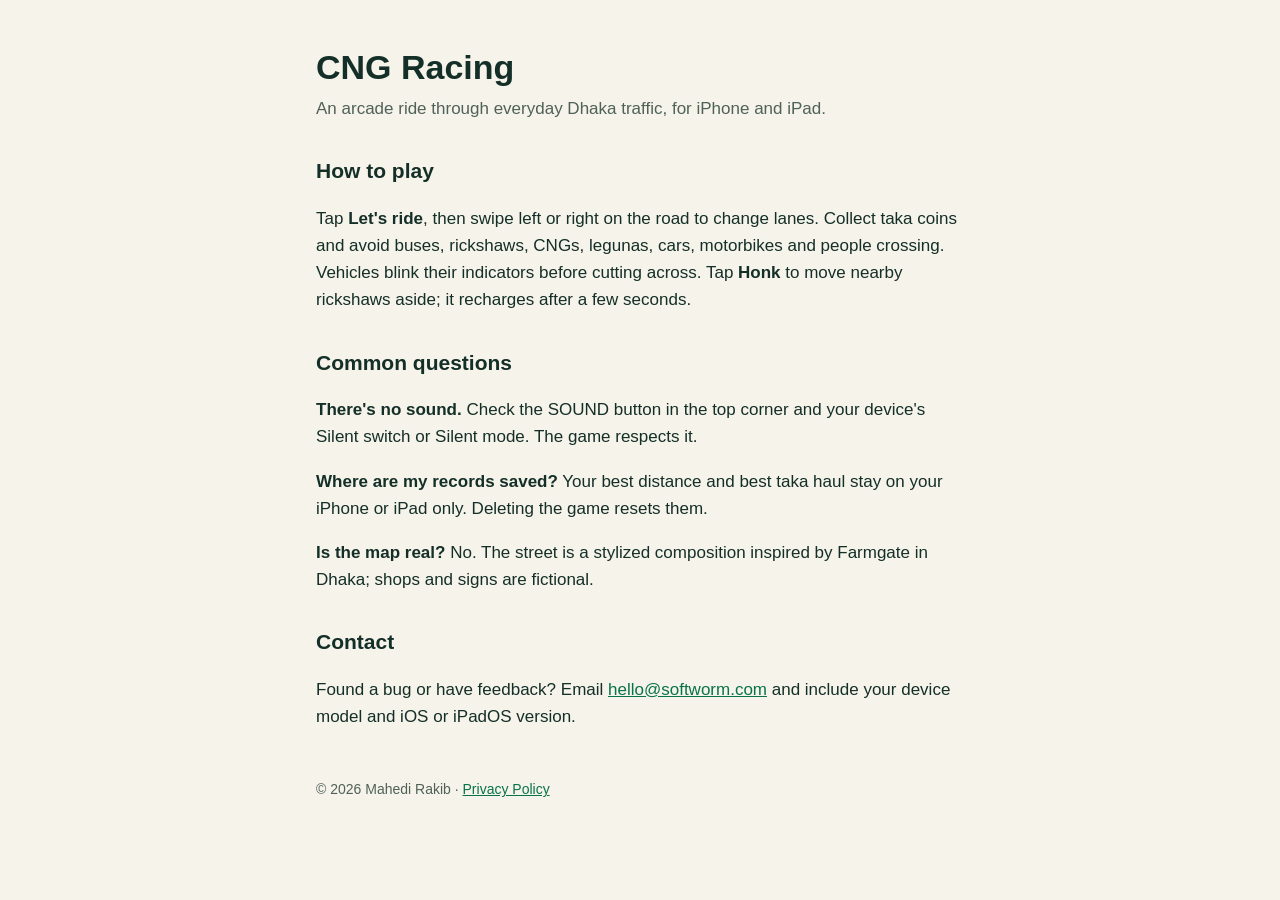
<file: index.html>
<!doctype html>
<html lang="en">
<head>
<meta charset="utf-8">
<meta name="viewport" content="width=device-width, initial-scale=1">
<title>CNG Racing Support</title>
<link rel="stylesheet" href="style.css">
</head>
<body>
<main>
  <h1>CNG Racing</h1>
  <p class="lede">An arcade ride through everyday Dhaka traffic, for iPhone and iPad.</p>

  <h2>How to play</h2>
  <p>Tap <strong>Let's ride</strong>, then swipe left or right on the road to change lanes. Collect taka coins and avoid buses, rickshaws, CNGs, legunas, cars, motorbikes and people crossing. Vehicles blink their indicators before cutting across. Tap <strong>Honk</strong> to move nearby rickshaws aside; it recharges after a few seconds.</p>

  <h2>Common questions</h2>
  <p><strong>There's no sound.</strong> Check the SOUND button in the top corner and your device's Silent switch or Silent mode. The game respects it.</p>
  <p><strong>Where are my records saved?</strong> Your best distance and best taka haul stay on your iPhone or iPad only. Deleting the game resets them.</p>
  <p><strong>Is the map real?</strong> No. The street is a stylized composition inspired by Farmgate in Dhaka; shops and signs are fictional.</p>

  <h2>Contact</h2>
  <p>Found a bug or have feedback? Email <a href="mailto:hello@softworm.com">hello@softworm.com</a> and include your device model and iOS or iPadOS version.</p>

  <footer>© 2026 Mahedi Rakib · <a href="privacy.html">Privacy Policy</a></footer>
</main>
</body>
</html>
</file>
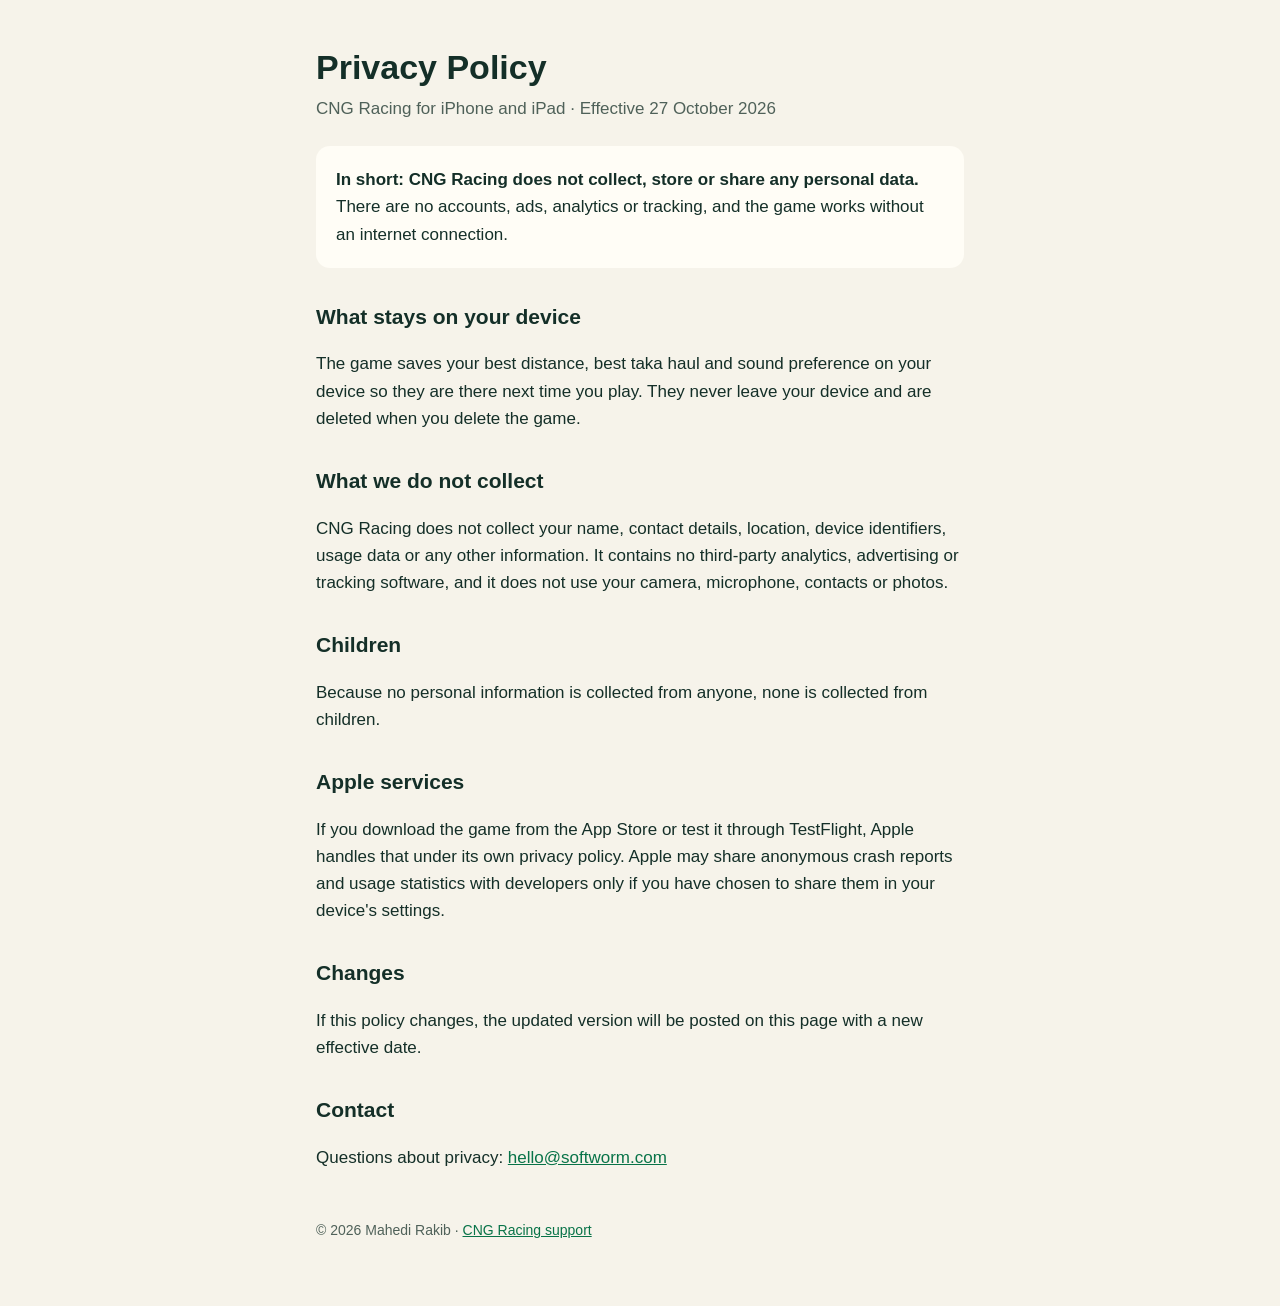
<file: privacy.html>
<!doctype html>
<html lang="en">
<head>
<meta charset="utf-8">
<meta name="viewport" content="width=device-width, initial-scale=1">
<title>CNG Racing Privacy Policy</title>
<link rel="stylesheet" href="style.css">
</head>
<body>
<main>
  <h1>Privacy Policy</h1>
  <p class="lede">CNG Racing for iPhone and iPad · Effective 27 October 2026</p>

  <div class="card">
    <strong>In short: CNG Racing does not collect, store or share any personal data.</strong>
    There are no accounts, ads, analytics or tracking, and the game works without an internet connection.
  </div>

  <h2>What stays on your device</h2>
  <p>The game saves your best distance, best taka haul and sound preference on your device so they are there next time you play. They never leave your device and are deleted when you delete the game.</p>

  <h2>What we do not collect</h2>
  <p>CNG Racing does not collect your name, contact details, location, device identifiers, usage data or any other information. It contains no third-party analytics, advertising or tracking software, and it does not use your camera, microphone, contacts or photos.</p>

  <h2>Children</h2>
  <p>Because no personal information is collected from anyone, none is collected from children.</p>

  <h2>Apple services</h2>
  <p>If you download the game from the App Store or test it through TestFlight, Apple handles that under its own privacy policy. Apple may share anonymous crash reports and usage statistics with developers only if you have chosen to share them in your device's settings.</p>

  <h2>Changes</h2>
  <p>If this policy changes, the updated version will be posted on this page with a new effective date.</p>

  <h2>Contact</h2>
  <p>Questions about privacy: <a href="mailto:hello@softworm.com">hello@softworm.com</a></p>

  <footer>© 2026 Mahedi Rakib · <a href="index.html">CNG Racing support</a></footer>
</main>
</body>
</html>
</file>
<file: style.css>
:root { --bg: #f6f3ea; --ink: #142f28; --muted: #4f6159; --accent: #087348; --card: #fffdf6; }
@media (prefers-color-scheme: dark) {
  :root { --bg: #10201b; --ink: #f3efe2; --muted: #a9b8b0; --accent: #22d67d; --card: #172b25; }
}
* { box-sizing: border-box; }
body { margin: 0; background: var(--bg); color: var(--ink);
  font: 17px/1.6 -apple-system, BlinkMacSystemFont, "Segoe UI", Roboto, sans-serif; }
main { max-width: 680px; margin: 0 auto; padding: 48px 16px 64px; }
h1 { font-size: 34px; line-height: 1.15; margin: 0 0 8px; }
h2 { font-size: 21px; margin: 32px 0 8px; }
.lede { color: var(--muted); margin: 0 0 24px; }
.card { background: var(--card); border-radius: 14px; padding: 20px; margin: 24px 0; }
a { color: var(--accent); }
footer { margin-top: 48px; color: var(--muted); font-size: 14px; }
</file>
